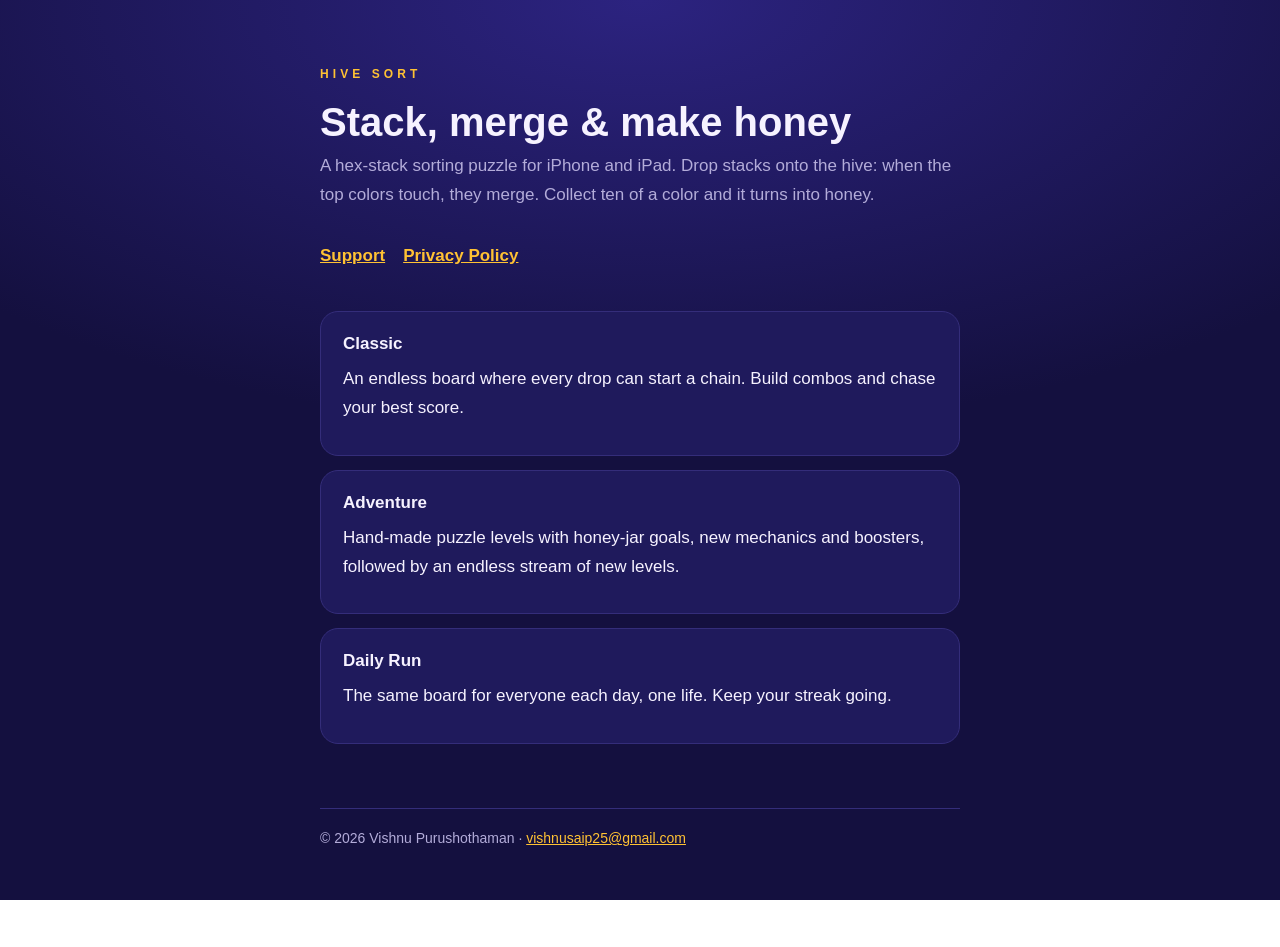
<file: index.html>
<!doctype html>
<html lang="en"><head><meta charset="utf-8"><meta name="viewport" content="width=device-width,initial-scale=1">
<title>Hive Sort</title><meta name="description" content="Hive Sort: stack, merge and make honey. A hex-stack puzzle for iPhone and iPad.">
<link rel="stylesheet" href="style.css"></head>
<body><div class="wrap">
<p class="kicker">Hive Sort</p>
<h1>Stack, merge &amp; make honey</h1>
<p class="lede">A hex-stack sorting puzzle for iPhone and iPad. Drop stacks onto the hive: when the top colors touch, they merge. Collect ten of a color and it turns into honey.</p>
<nav><a href="support.html">Support</a><a href="privacy.html">Privacy Policy</a></nav>
<div class="card"><h3>Classic</h3><p>An endless board where every drop can start a chain. Build combos and chase your best score.</p></div>
<div class="card"><h3>Adventure</h3><p>Hand-made puzzle levels with honey-jar goals, new mechanics and boosters, followed by an endless stream of new levels.</p></div>
<div class="card"><h3>Daily Run</h3><p>The same board for everyone each day, one life. Keep your streak going.</p></div>
<footer>© 2026 Vishnu Purushothaman · <a href="mailto:vishnusaip25@gmail.com">vishnusaip25@gmail.com</a></footer>
</div></body></html>
</file>
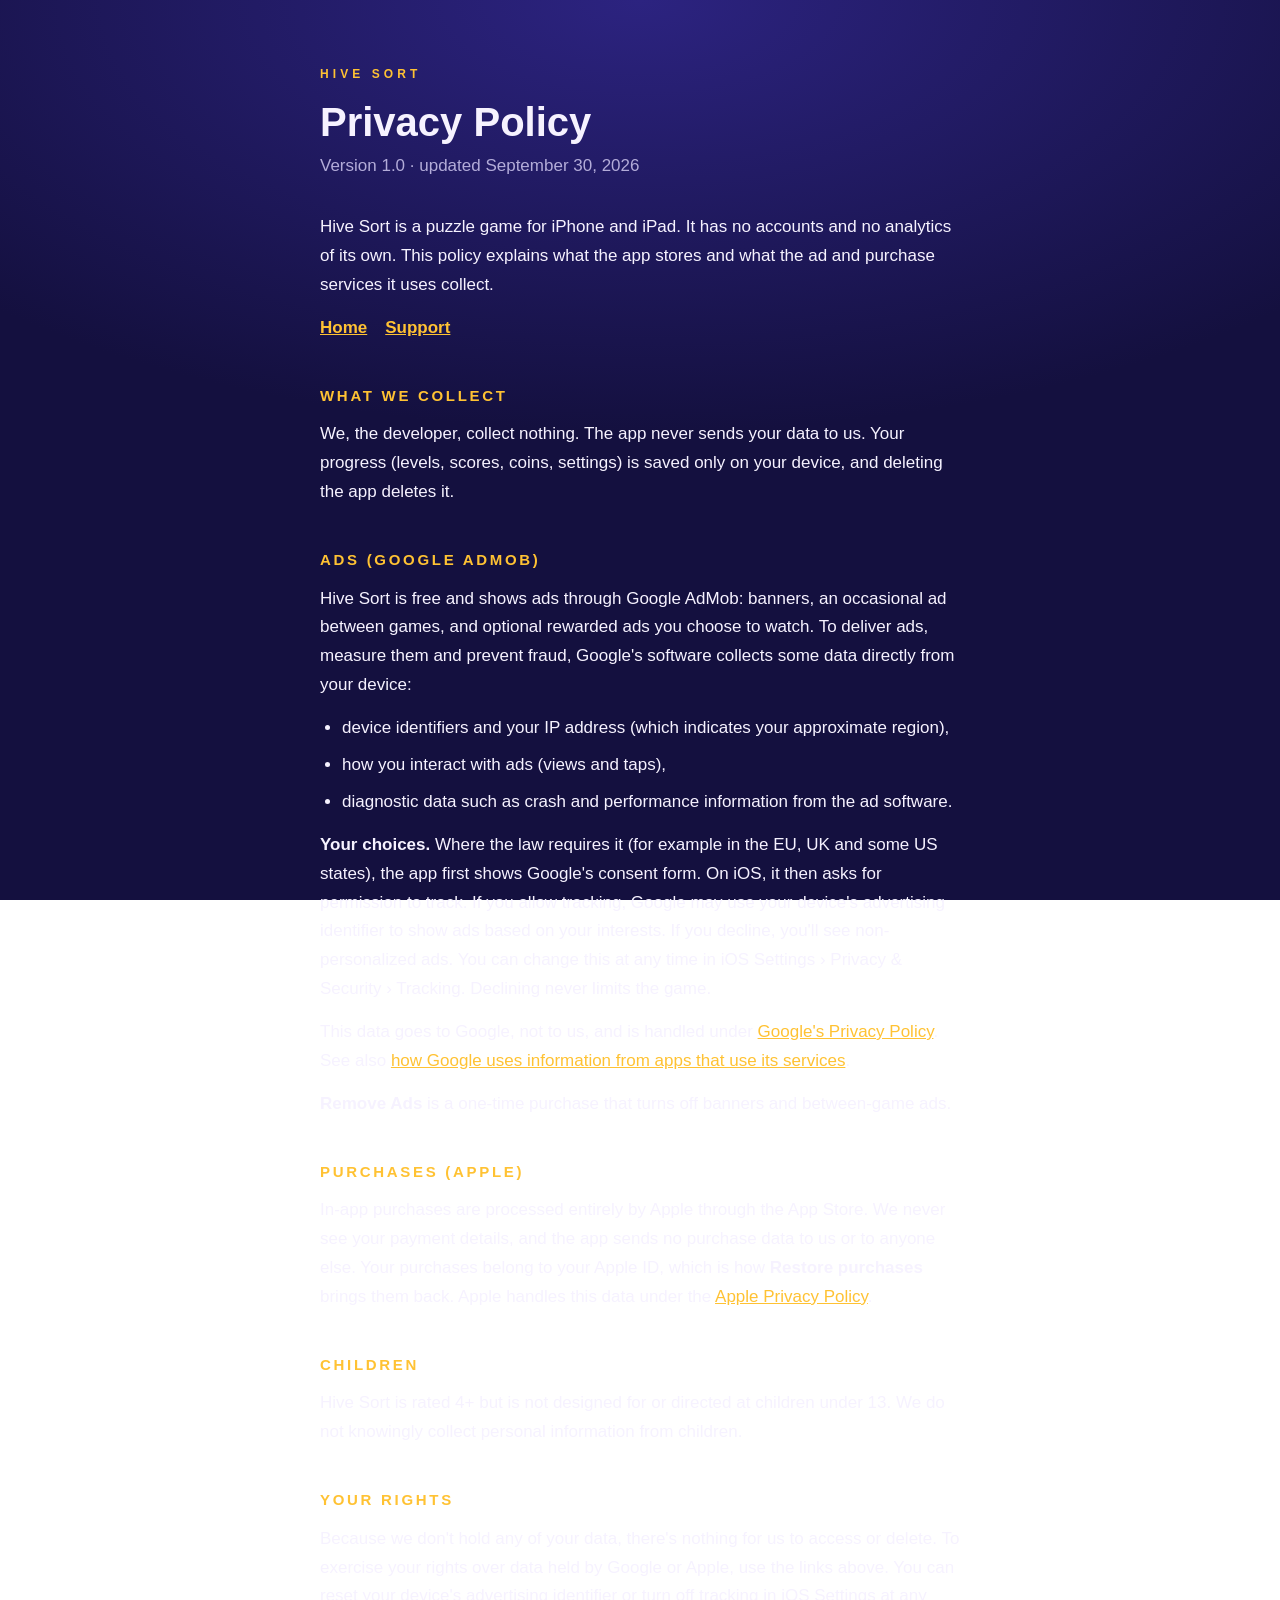
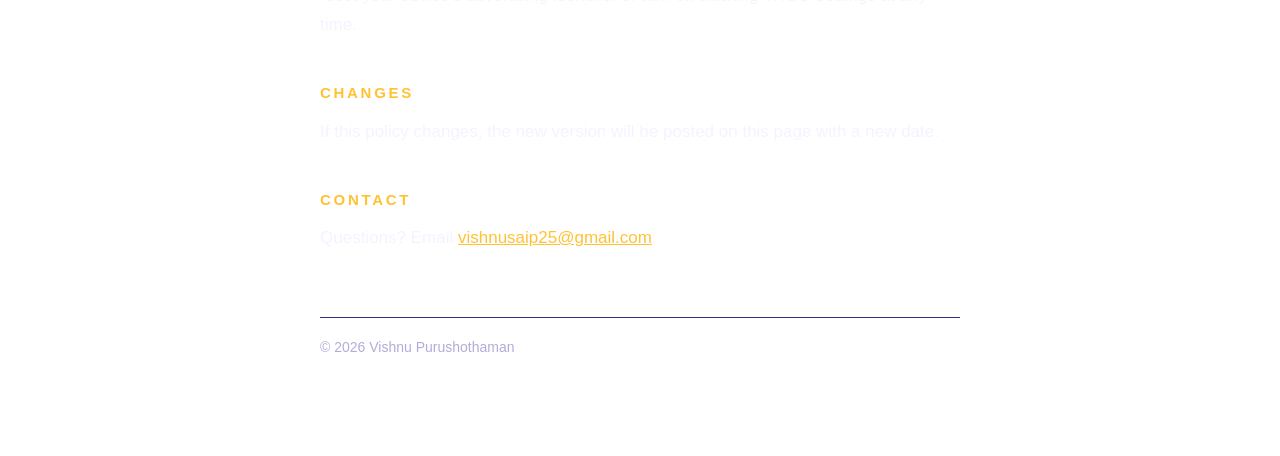
<file: privacy.html>
<!doctype html>
<html lang="en"><head><meta charset="utf-8"><meta name="viewport" content="width=device-width,initial-scale=1">
<title>Hive Sort — Privacy Policy</title><link rel="stylesheet" href="style.css"></head>
<body><div class="wrap">
<p class="kicker">Hive Sort</p>
<h1>Privacy Policy</h1>
<p class="date">Version 1.0 · updated September 30, 2026</p>
<p>Hive Sort is a puzzle game for iPhone and iPad. It has no accounts and no analytics of its own. This policy explains what the app stores and what the ad and purchase services it uses collect.</p>
<nav><a href="index.html">Home</a><a href="support.html">Support</a></nav>

<h2>What we collect</h2>
<p>We, the developer, collect nothing. The app never sends your data to us. Your progress (levels, scores, coins, settings) is saved only on your device, and deleting the app deletes it.</p>

<h2>Ads (Google AdMob)</h2>
<p>Hive Sort is free and shows ads through Google AdMob: banners, an occasional ad between games, and optional rewarded ads you choose to watch. To deliver ads, measure them and prevent fraud, Google's software collects some data directly from your device:</p>
<ul>
<li>device identifiers and your IP address (which indicates your approximate region),</li>
<li>how you interact with ads (views and taps),</li>
<li>diagnostic data such as crash and performance information from the ad software.</li>
</ul>
<p><b>Your choices.</b> Where the law requires it (for example in the EU, UK and some US states), the app first shows Google's consent form. On iOS, it then asks for permission to track. If you allow tracking, Google may use your device's advertising identifier to show ads based on your interests. If you decline, you'll see non-personalized ads. You can change this at any time in iOS Settings › Privacy &amp; Security › Tracking. Declining never limits the game.</p>
<p>This data goes to Google, not to us, and is handled under <a href="https://policies.google.com/privacy">Google's Privacy Policy</a>. See also <a href="https://policies.google.com/technologies/partner-sites">how Google uses information from apps that use its services</a>.</p>
<p><b>Remove Ads</b> is a one-time purchase that turns off banners and between-game ads.</p>

<h2>Purchases (Apple)</h2>
<p>In-app purchases are processed entirely by Apple through the App Store. We never see your payment details, and the app sends no purchase data to us or to anyone else. Your purchases belong to your Apple ID, which is how <b>Restore purchases</b> brings them back. Apple handles this data under the <a href="https://www.apple.com/legal/privacy/">Apple Privacy Policy</a>.</p>

<h2>Children</h2>
<p>Hive Sort is rated 4+ but is not designed for or directed at children under 13. We do not knowingly collect personal information from children.</p>

<h2>Your rights</h2>
<p>Because we don't hold any of your data, there's nothing for us to access or delete. To exercise your rights over data held by Google or Apple, use the links above. You can reset your device's advertising identifier or turn off tracking in iOS Settings at any time.</p>

<h2>Changes</h2>
<p>If this policy changes, the new version will be posted on this page with a new date.</p>

<h2>Contact</h2>
<p>Questions? Email <a href="mailto:vishnusaip25@gmail.com">vishnusaip25@gmail.com</a>.</p>
<footer>© 2026 Vishnu Purushothaman</footer>
</div></body></html>
</file>
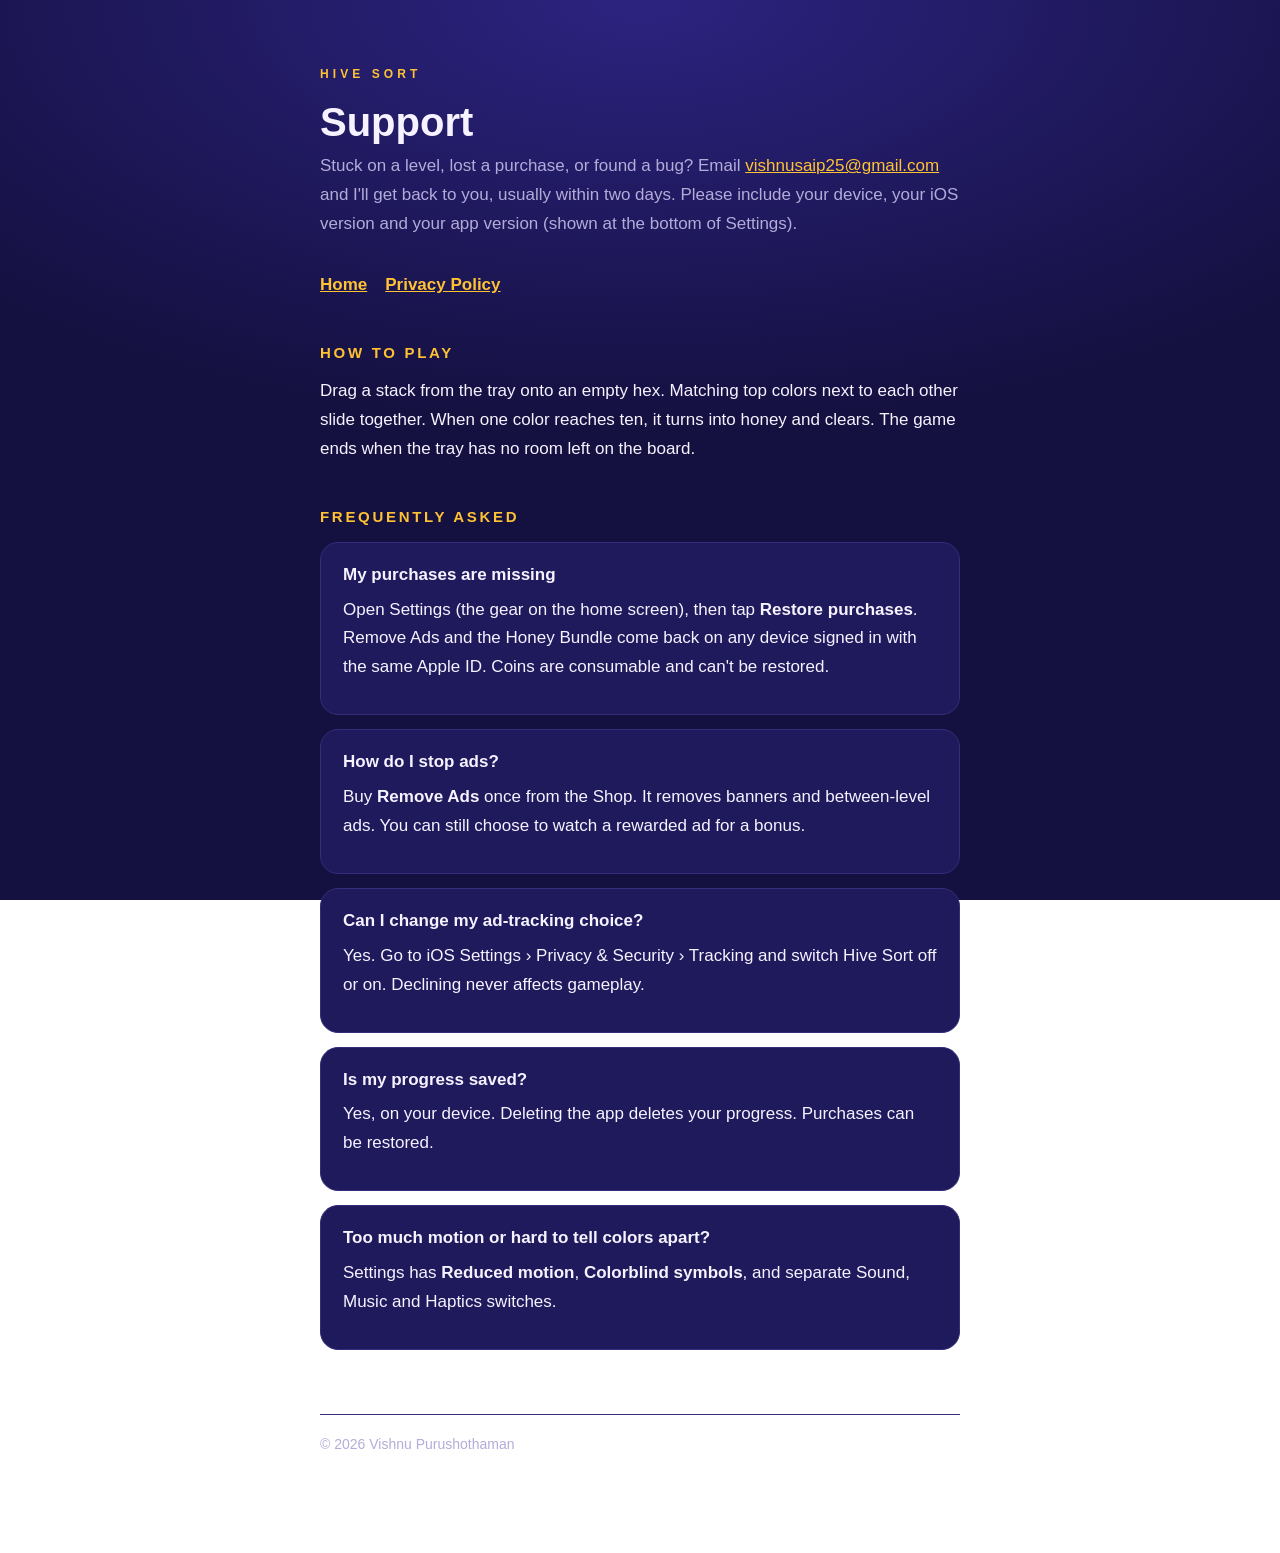
<file: support.html>
<!doctype html>
<html lang="en"><head><meta charset="utf-8"><meta name="viewport" content="width=device-width,initial-scale=1">
<title>Hive Sort — Support</title><link rel="stylesheet" href="style.css"></head>
<body><div class="wrap">
<p class="kicker">Hive Sort</p>
<h1>Support</h1>
<p class="lede">Stuck on a level, lost a purchase, or found a bug? Email <a href="mailto:vishnusaip25@gmail.com?subject=Hive%20Sort%20support">vishnusaip25@gmail.com</a> and I'll get back to you, usually within two days. Please include your device, your iOS version and your app version (shown at the bottom of Settings).</p>
<nav><a href="index.html">Home</a><a href="privacy.html">Privacy Policy</a></nav>
<h2>How to play</h2>
<p>Drag a stack from the tray onto an empty hex. Matching top colors next to each other slide together. When one color reaches ten, it turns into honey and clears. The game ends when the tray has no room left on the board.</p>
<h2>Frequently asked</h2>
<div class="card"><h3>My purchases are missing</h3><p>Open Settings (the gear on the home screen), then tap <b>Restore purchases</b>. Remove Ads and the Honey Bundle come back on any device signed in with the same Apple ID. Coins are consumable and can't be restored.</p></div>
<div class="card"><h3>How do I stop ads?</h3><p>Buy <b>Remove Ads</b> once from the Shop. It removes banners and between-level ads. You can still choose to watch a rewarded ad for a bonus.</p></div>
<div class="card"><h3>Can I change my ad-tracking choice?</h3><p>Yes. Go to iOS Settings › Privacy &amp; Security › Tracking and switch Hive Sort off or on. Declining never affects gameplay.</p></div>
<div class="card"><h3>Is my progress saved?</h3><p>Yes, on your device. Deleting the app deletes your progress. Purchases can be restored.</p></div>
<div class="card"><h3>Too much motion or hard to tell colors apart?</h3><p>Settings has <b>Reduced motion</b>, <b>Colorblind symbols</b>, and separate Sound, Music and Haptics switches.</p></div>
<footer>© 2026 Vishnu Purushothaman</footer>
</div></body></html>
</file>
<file: style.css>
:root{--ink:#14103f;--panel:#1f1a5c;--line:#342d7a;--gold:#ffc233;--text:#f6f2ff;--muted:#b3acd9}
*{box-sizing:border-box}
body{background:radial-gradient(120% 80% at 50% 0%,#2c2380 0%,var(--ink) 60%) fixed;color:var(--text);margin:0;font:17px/1.7 -apple-system,BlinkMacSystemFont,"Segoe UI",sans-serif;padding:0 20px}
.wrap{max-width:640px;margin:0 auto;padding:64px 0 96px}
.kicker{font-size:12px;font-weight:700;letter-spacing:.34em;color:var(--gold);text-transform:uppercase;margin:0 0 14px}
h1{font-size:clamp(28px,6vw,40px);font-weight:800;margin:0 0 6px;line-height:1.2}
.date,.lede{color:var(--muted);margin:0 0 32px}
h2{font-size:15px;letter-spacing:.18em;text-transform:uppercase;color:var(--gold);margin:40px 0 12px}
p{margin:0 0 14px} a{color:var(--gold)} ul{margin:0 0 14px;padding-left:22px} li{margin-bottom:8px}
.card{background:var(--panel);border:1px solid var(--line);border-radius:18px;padding:18px 22px;margin:0 0 14px}
.card h3{margin:0 0 6px;font-size:17px}
nav{display:flex;gap:18px;flex-wrap:wrap;margin:0 0 40px;font-weight:600}
footer{margin-top:64px;border-top:1px solid var(--line);padding-top:18px;color:var(--muted);font-size:14px}
</file>
